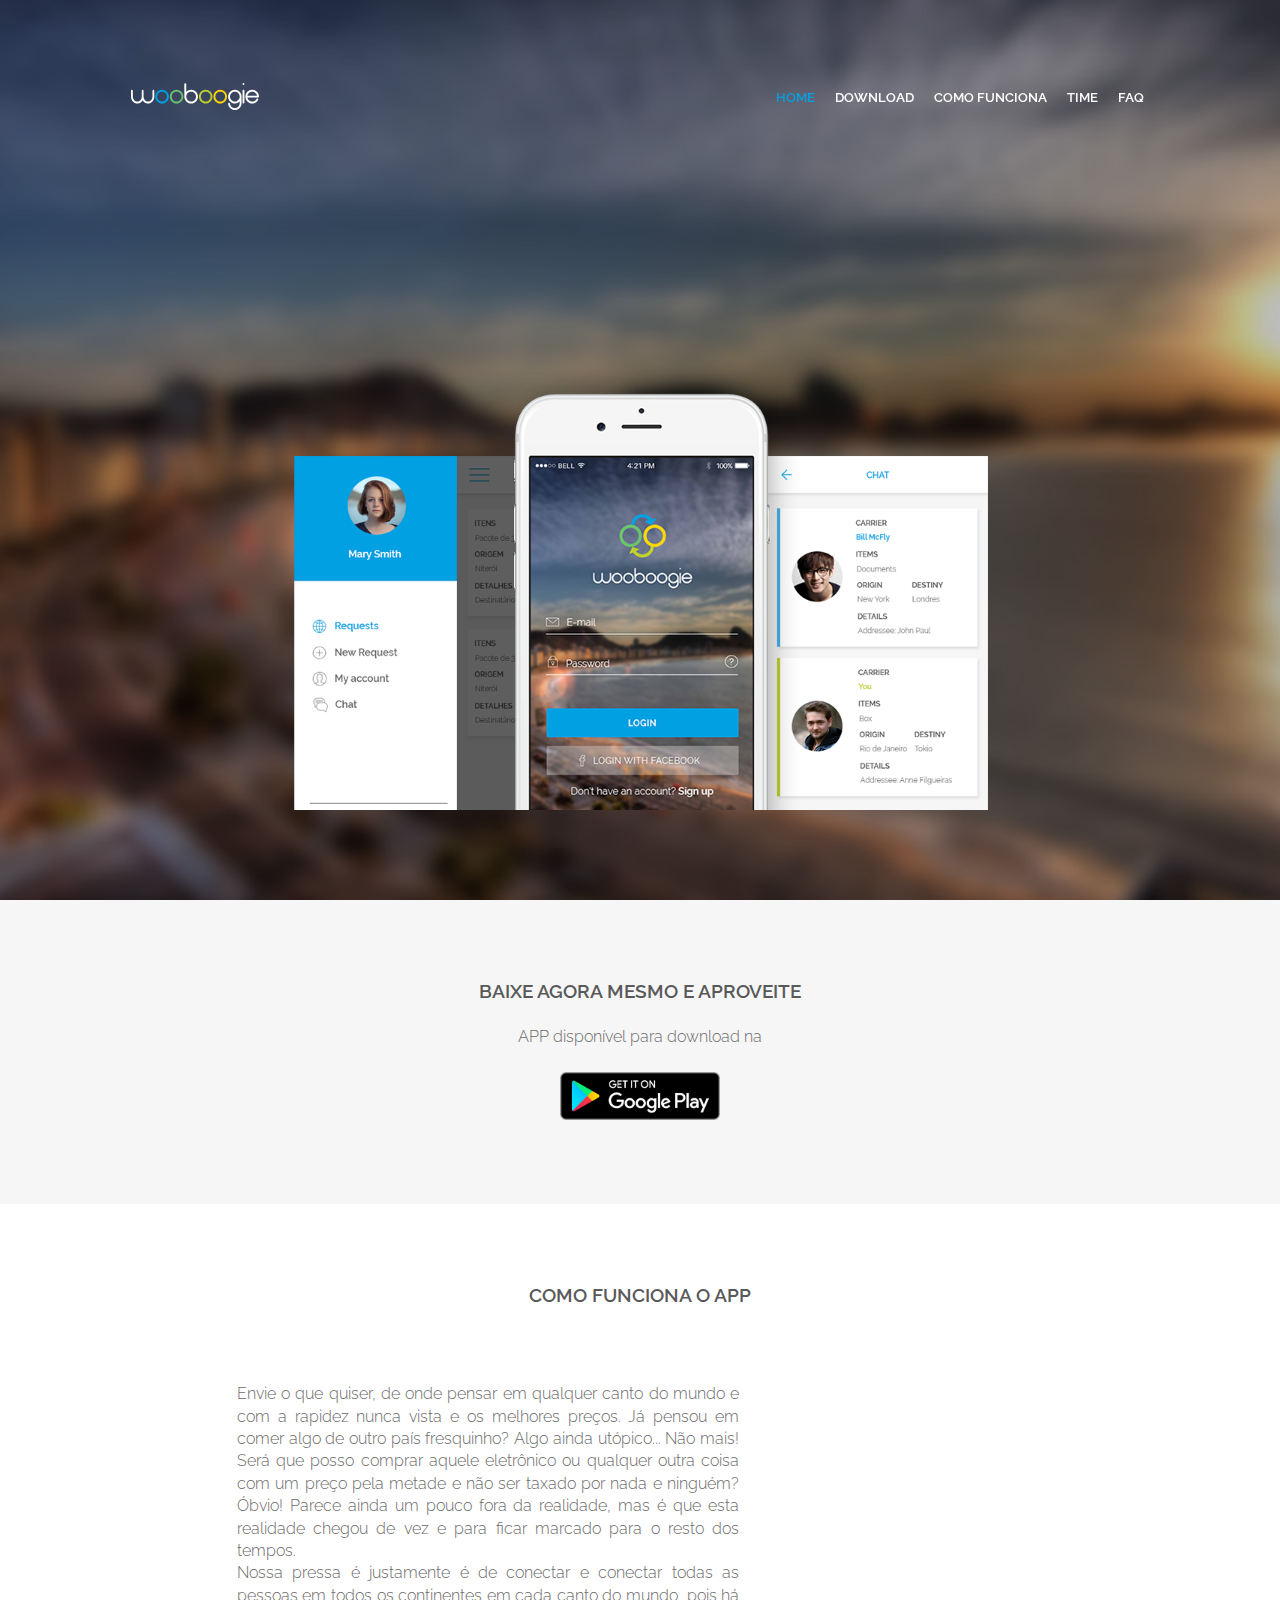
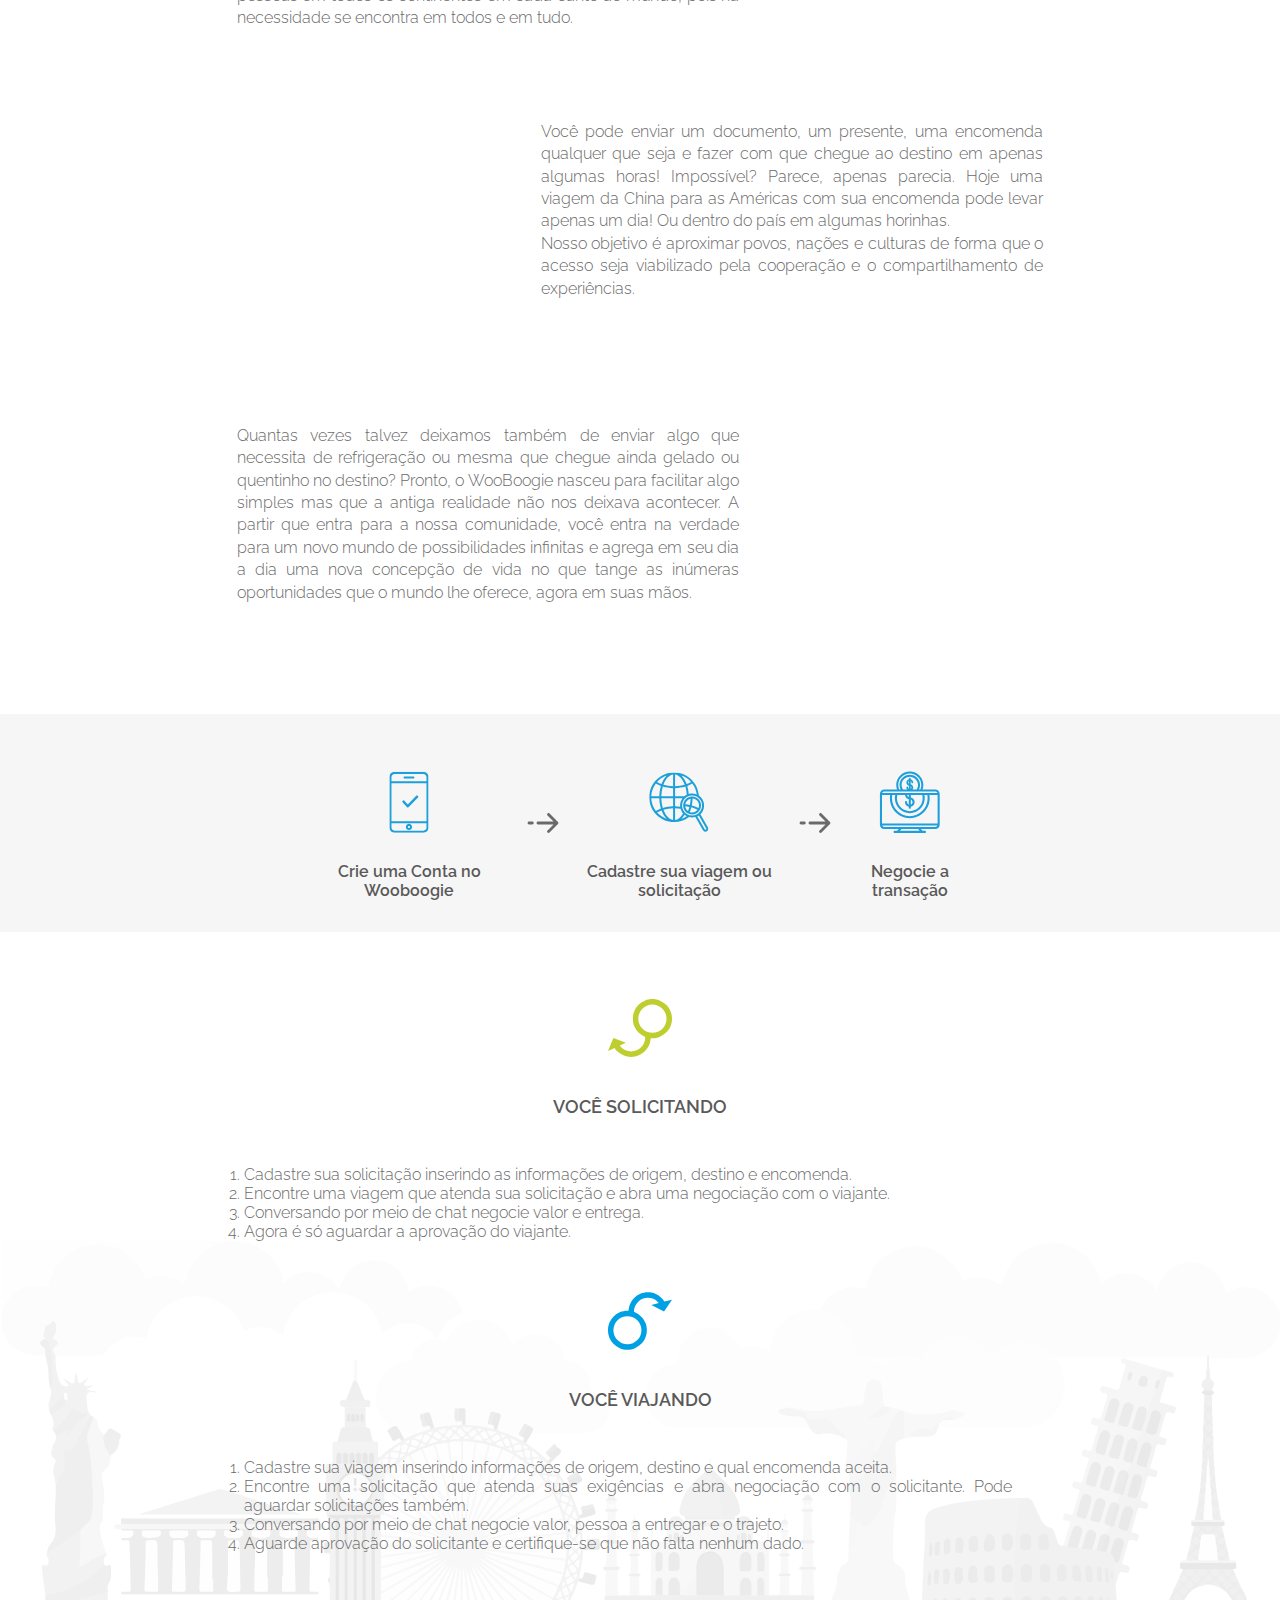
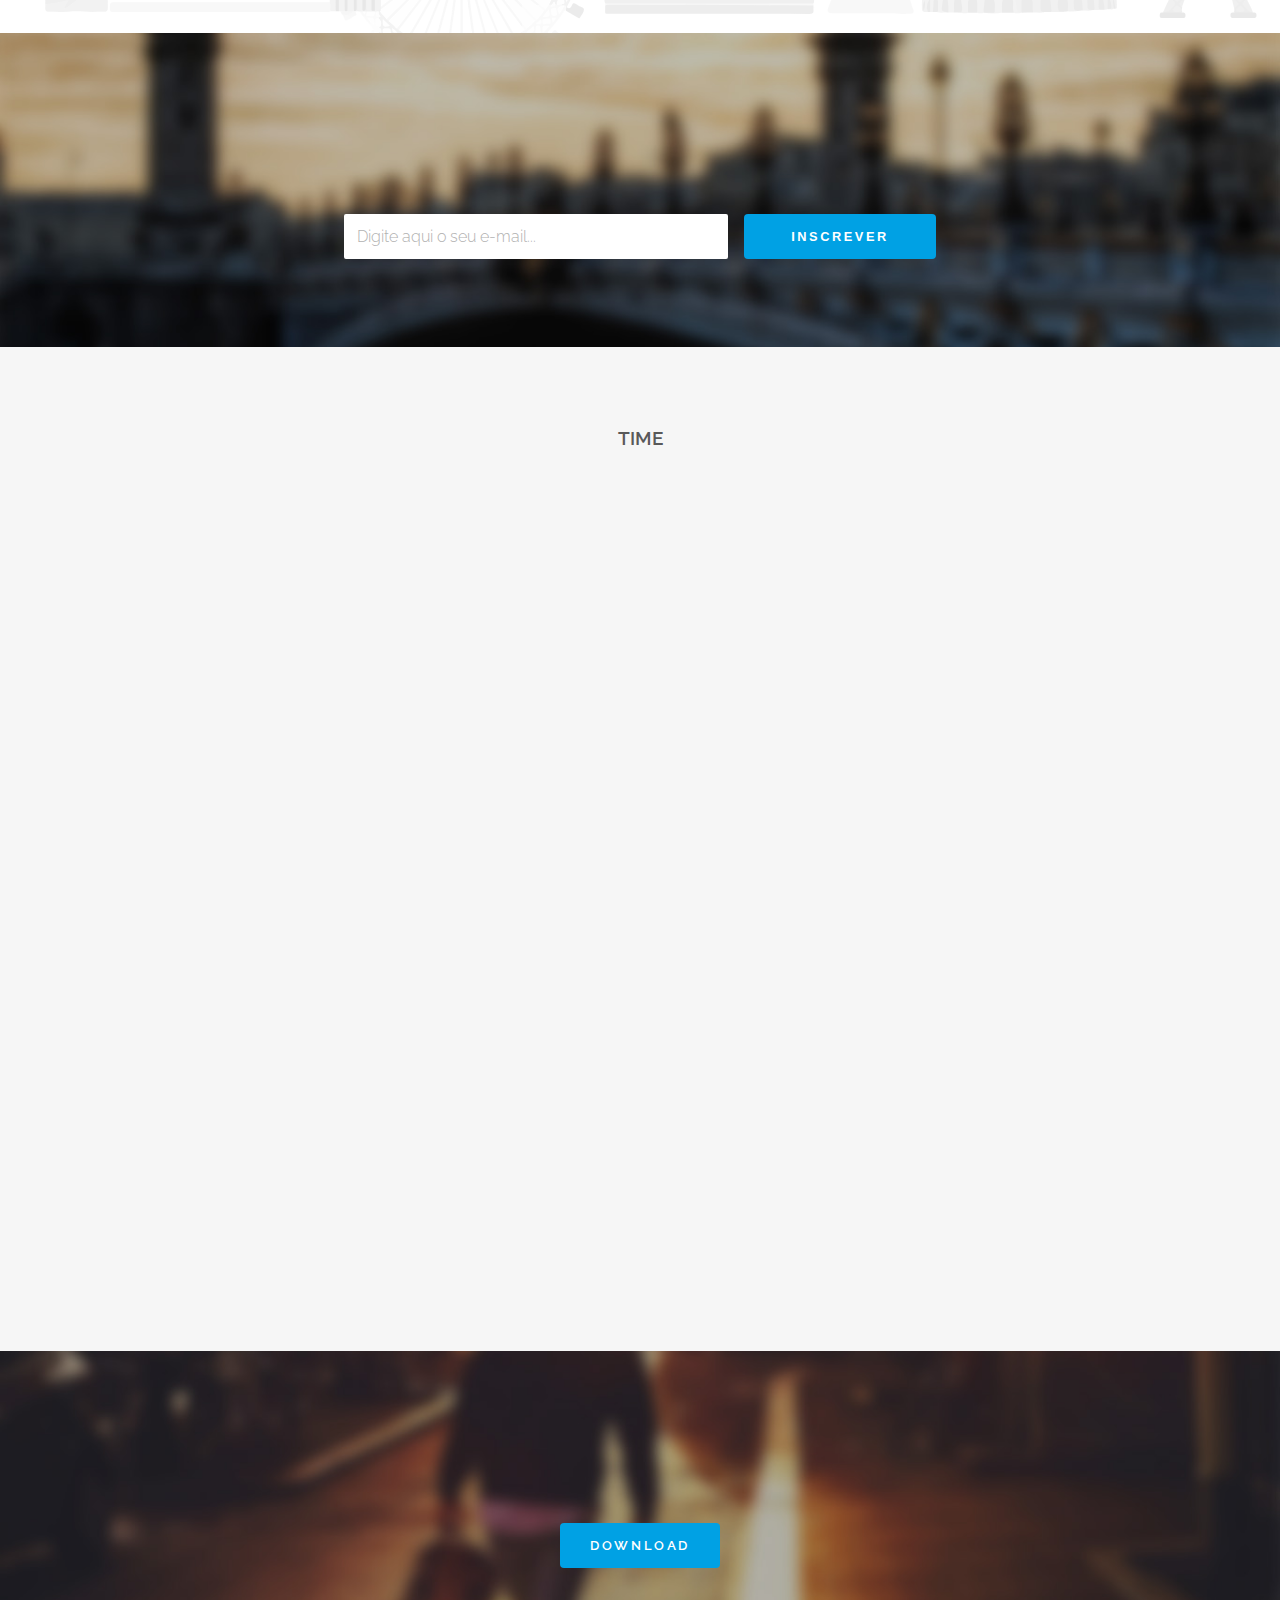
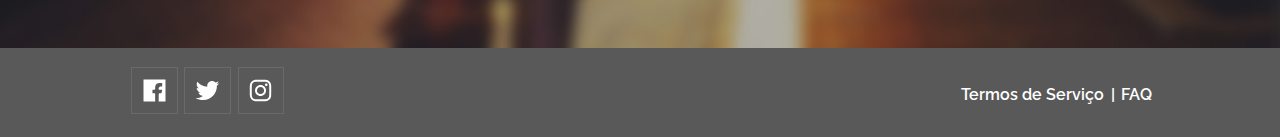
<file: index.html>
<!DOCTYPE html>
<html lang="pt-br">

<head>
    <meta charset="utf-8">
    <meta name="robots" content="index, follow">
    <meta http-equiv="x-ua-compatible" content="ie=edge">
    <title>WooBoogie</title>
    <meta property="og:title" content="WooBoogie">
    <meta name="twitter:title" content="WooBoogie">
    <meta property="og:type" content="website">
    <meta name="description" content="Envie o que quiser, de onde pensar, em qualquer canto do mundo e com uma rapidez nunca vista. Um precisa, outro viaja, WooBoogie conecta.">
    <meta property="og:description" content="Envie o que quiser, de onde pensar, em qualquer canto do mundo e com uma rapidez nunca vista. Um precisa, outro viaja, WooBoogie conecta.">
    <meta name="twitter:description" content="Envie o que quiser, de onde pensar, em qualquer canto do mundo e com uma rapidez nunca vista. Um precisa, outro viaja, WooBoogie conecta.">
    <meta property="og:image" content="http://www.williamgama.com/projetos/wooboogie/img/logo/ogimage.jpg">
    <meta name="twitter:image" content="http://www.williamgama.com/projetos/wooboogie/img/logo/twitimage.png">
    <meta property="og:url" content="http://www.wooboogie.com">
    <meta property="fb:admins" content="wooboogie">
    <meta name="twitter:card" content="summary">
    <meta name="twitter:url" content="http://www.wooboogie.com">
    <meta name="author" content="William Gama" href="http://www.williamgama.com">
    <meta name="theme-color" content="rgb(89, 89, 89)">
    <link rel="shortcut icon" href="img/logo/favicon.png" type="image/x-icon">
    <link rel="apple-touch-icon" href="img/logo/apple-touch-icon.png">
    <link rel="apple-touch-icon" sizes="72x72" href="img/logo/apple-touch-icon-72x72.png">
    <link rel="apple-touch-icon" sizes="114x114" href="img/logo/apple-touch-icon-114x114.png">
    <meta name="viewport" content="width=device-width, initial-scale=1">
    <script src="js/jquery.js"></script>
    <link rel="stylesheet" href="css/estilo.css">
    <link rel="stylesheet" href="css/efeitos.css"> </head>

<body>
    <header>
        <div class="cabecalho-mobile">
            <a href="#home" alt="Ir para o topo" class="scroll">
                <div alt="Logotipo da WooBoogie" class="logo"> </div>
            </a>
            <div class="hamburger">
                <div class="linha"></div>
                <div class="linha"></div>
                <div class="linha"></div>
            </div>
        </div>
        <nav class="menu-mobile">
            <div class="hamburger-close">
                <div class="linhaa"></div>
                <div class="linhab"></div>
            </div>
            <ul>
                <li><a href="#home" class="scroll home home-marker active">Home</a></li>
                <li><a href="#download" class="scroll download download-marker">Download</a></li>
                <li><a href="#como-funciona" class="scroll como-funciona como-funciona-marker">Como funciona</a></li>
                <li><a href="#time" class="scroll time time-marker">Time</a></li>
                <li><a href="faq/">FAQ</a></li>
            </ul>
        </nav>
        <div class="cabecalho-desktop">
            <a href="#home" class="scroll">
                <div alt="Logotipo da WooBoogie" class="logo"></div>
            </a>
            <nav class="menu-desktop">
                <ul>
                    <li><a href="#home" class="scroll home-marker active">Home</a></li>
                    <li><a href="#download" class="scroll download-marker">Download</a></li>
                    <li><a href="#como-funciona" class="scroll como-funciona-marker">Como funciona</a></li>
                    <li><a href="#time" class="scroll time-marker">Time</a></li>
                    <li><a href="faq/">FAQ</a></li>
                </ul>
            </nav>
        </div>
    </header>
    <div id="filtro"></div>
    <main>
        <section id="home" class="home">
           <a href="#como-funciona" target="_blank" class="btn scroll">Conheça</a>
            <div id="screen" class="wow fadeInUp"></div>
        </section>
        <section id="download" class="download">
            <h1>Baixe agora mesmo e aproveite</h1>
            <p>APP disponível para download na</p> <a href="http://googleplay.com" target="_blank"><img src="img/assets/google-play.png" alt="Google Play Badge"></a> </section>
        <section id="como-funciona" class="como-funciona">
            <h1>Como funciona o APP</h1>
            <div id="intro">
                <div>
                    <p>Envie o que quiser, de onde pensar em qualquer canto do mundo e com a rapidez nunca vista e os melhores preços. Já pensou em comer algo de outro país fresquinho? Algo ainda utópico... Não mais! Será que posso comprar aquele eletrônico ou qualquer outra coisa com um preço pela metade e não ser taxado por nada e ninguém? Óbvio! Parece ainda um pouco fora da realidade, mas é que esta realidade chegou de vez e para ficar marcado para o resto dos tempos.
                        <br>Nossa pressa é justamente é de conectar e conectar todas as pessoas em todos os continentes em cada canto do mundo, pois há necessidade se encontra em todos e em tudo. </p> <img src="img/assets/como-funciona/1.svg" alt="" class="wow fadeInRight"></div>
                <div class="inverso">
                    <p>Você pode enviar um documento, um presente, uma encomenda qualquer que seja e fazer com que chegue ao destino em apenas algumas horas! Impossível? Parece, apenas parecia. Hoje uma viagem da China para as Américas com sua encomenda pode levar apenas um dia! Ou dentro do país em algumas horinhas.
                        <br>Nosso objetivo é aproximar povos, nações e culturas de forma que o acesso seja viabilizado pela cooperação e o compartilhamento de experiências.</p> <img src="img/assets/como-funciona/2.svg" alt="" class="wow fadeInLeft"></div>
                <div>
                    <p>Quantas vezes talvez deixamos também de enviar algo que necessita de refrigeração ou mesma que chegue ainda gelado ou quentinho no destino? Pronto, o WooBoogie nasceu para facilitar algo simples mas que a antiga realidade não nos deixava acontecer. A partir que entra para a nossa comunidade, você entra na verdade para um novo mundo de possibilidades infinitas e agrega em seu dia a dia uma nova concepção de vida no que tange as inúmeras oportunidades que o mundo lhe oferece, agora em suas mãos.</p> <img src="img/assets/como-funciona/3.svg" alt="" class="wow fadeInRight"></div>
            </div>
            <div id="etapas">
                <div> <img src="img/assets/etapas/smartphone.svg" alt="">
                    <h3>Crie uma Conta no Wooboogie</h3></div>
                    <div class="seta"></div>
                <div> <img src="img/assets/etapas/globo.svg" alt="">
                    <h3>Cadastre sua viagem ou solicitação</h3></div>
                    <div class="seta"></div>
                <div> <img src="img/assets/etapas/negociacao.svg" alt="">
                    <h3>Negocie a transação</h3></div>
            </div>
            <div id="solicitando-e-viajando">
                <div id="solicitando"> <img src="img/assets/solicitante.svg" alt="">
                    <h2>VOCÊ SOLICITANDO</h2>
                    <ol>
                        <li>Cadastre sua solicitação inserindo as informações de origem, destino e encomenda.</li>
                        <li>Encontre uma viagem que atenda sua solicitação e abra uma negociação com o viajante.</li>
                        <li>Conversando por meio de chat negocie valor e entrega.</li>
                        <li>Agora é só aguardar a aprovação do viajante.</li>
                    </ol>
                </div>
                <div id="viajando"> <img src="img/assets/viajante.svg" alt="">
                    <h2>VOCÊ VIAJANDO</h2>
                    <ol>
                        <li>Cadastre sua viagem inserindo informações de origem, destino e qual encomenda aceita.</li>
                        <li>Encontre uma solicitação que atenda suas exigências e abra negociação com o solicitante. Pode aguardar solicitações também.</li>
                        <li>Conversando por meio de chat negocie valor, pessoa a entregar e o trajeto.</li>
                        <li>Aguarde aprovação do solicitante e certifique-se que não falta nenhum dado.</li>
                    </ol>
                </div>
            </div>
        </section>
        <section id="newsletters">
           <div class="wow fadeInUp">
            <h1>Newsletters</h1>
            <p>Se inscreva para receber novidades sobre a WooBoogie</p>
            </div>
            <div id="formulario">
               <form autocomplete="on" action="contact.php" name="contactform" method="post">
                <input type="text" name="email" id="email" pattern="[a-z0-9._%+-]+@[a-z0-9.-]+\.[a-z]{2,4}$" class="form-control" required="" placeholder="Digite aqui o seu e-mail..." title="Por gentileza, digite como neste exemplo: exemplo@exemplo.com">
                <button type="submit" value="SEND" id="submit" class="btn">Inscrever</button>
                </form>
            </div>
        </section>
        <section id="time" class="time">
            <h1>Time</h1>
            <div class="container">
            <div class="card wow fadeIn"> <img src="img/time/cleverson.jpg" alt="">
                <h3>Cleverson Fontana</h3> CEO
                <div class="redes-sociais">
                    <a href="https://behance.net" target="_blank" class="behance"></a>
                    <a href="https://github.com" target="_blank" class="github"></a>
                    <a href="https://www.facebook.com/cleverson.fontana" target="_blank" class="facebook"></a>
                </div>
            </div>
            <div class="card wow fadeIn"> <img src="img/time/pedro.jpg" alt="">
                <h3>Pedro Moussatche</h3> Gestor Operacional
                <div class="redes-sociais">
                    <a href="https://behance.net" target="_blank" class="behance"></a>
                    <a href="https://github.com" target="_blank" class="github"></a>
                    <a href="https://www.facebook.com/pedro.moussatche" target="_blank" class="facebook"></a>
                </div>
            </div>
            <div class="card wow fadeIn"> <img src="img/time/emilton.jpg" alt="">
                <h3>Emilton Amaral</h3> Gestor de Pessoal
                <div class="redes-sociais">
                    <a href="https://behance.net" target="_blank" class="behance"></a>
                    <a href="https://github.com" target="_blank" class="github"></a>
                    <a href="https://www.facebook.com/emilton.amaral" target="_blank" class="facebook"></a>
                </div>
            </div>
            <div class="card wow fadeIn"> <img src="img/time/felipe.jpg" alt="">
                <h3>Felipe Rodrigues</h3> Gestor de TI
                <div class="redes-sociais">
                    <a href="https://behance.net" target="_blank" class="behance"></a>
                    <a href="https://github.com" target="_blank" class="github"></a>
                    <a href="https://www.facebook.com/filpgame" target="_blank" class="facebook"></a>
                </div>
            </div>
            <div class="card wow fadeIn"> <img src="img/time/william.jpg" alt="">
                <h3>William Gama</h3> Designer de Interfaces
                <div class="redes-sociais">
                    <a href="https://behance.net/williamgama" target="_blank" class="behance"></a>
                    <a href="https://github.com/williamgama" target="_blank" class="github"></a>
                    <a href="https://www.facebook.com/wiiiiilll" target="_blank" class="facebook"></a>
                </div>
            </div>                       
            <div class="card wow fadeIn"> <img src="img/time/clara.jpg" alt="">
                <h3>Clara Carolina</h3> Gerente de Marketing
                <div class="redes-sociais">
                    <a href="https://behance.net" target="_blank" class="behance"></a>
                    <a href="https://github.com" target="_blank" class="github"></a>
                    <a href="https://www.facebook.com/claracdgomes" target="_blank" class="facebook"></a>
                </div>
            </div>
            <div class="card wow fadeIn"> <img src="img/time/henrique.jpg" alt="">
                <h3>Henrique Fleury</h3> Desenvolvedor Web
                <div class="redes-sociais">
                    <a href="https://behance.net/" target="_blank" class="behance"></a>
                    <a href="https://github.com/" target="_blank" class="github"></a>
                    <a href="https://www.facebook.com/henriquefleuryc" target="_blank" class="facebook"></a>
                </div>
            </div>
            </div>
        </section>
        <section id="banner">
           <div class="wow fadeInUp">
            <h1>Um precisa, outro viaja, WooBoogie conecta</h1>
            <p>Envie o que quiser, de qualquer lugar do mundo e com uma rapidez nunca vista </p>
            </div>
            <a href="https://googleplay.com" target="_blank" class="btn">Download</a>
        </section>
    </main>
    <footer>
        <nav id="redes">
           <ul>
               <li><a href="https://www.facebook.com/wooboogie" target="_blank" class="face"></a></li>
               <li><a href="https://www.twitter.com/wooboogie" target="_blank" class="twitter"></a></li>
               <li><a href="https://www.instagram.com/wooboogie" target="_blank" class="instagram"></a></li>
           </ul>        
        </nav>
        <nav id="links-uteis">
           <ul>
            <li><a href="faq/" target="_blank">Termos de Serviço</a></li> <spam>|</spam>
            <li><a href="faq/">FAQ</a></li>
            </ul>
        </nav>
    </footer>
    <script src="js/wow.js"></script>
    <script src="js/scrollspy.js"></script>
    <script src="js/config.js"></script>
    <script>
        new WOW().init();
    </script>
</body>

</html>
</file>
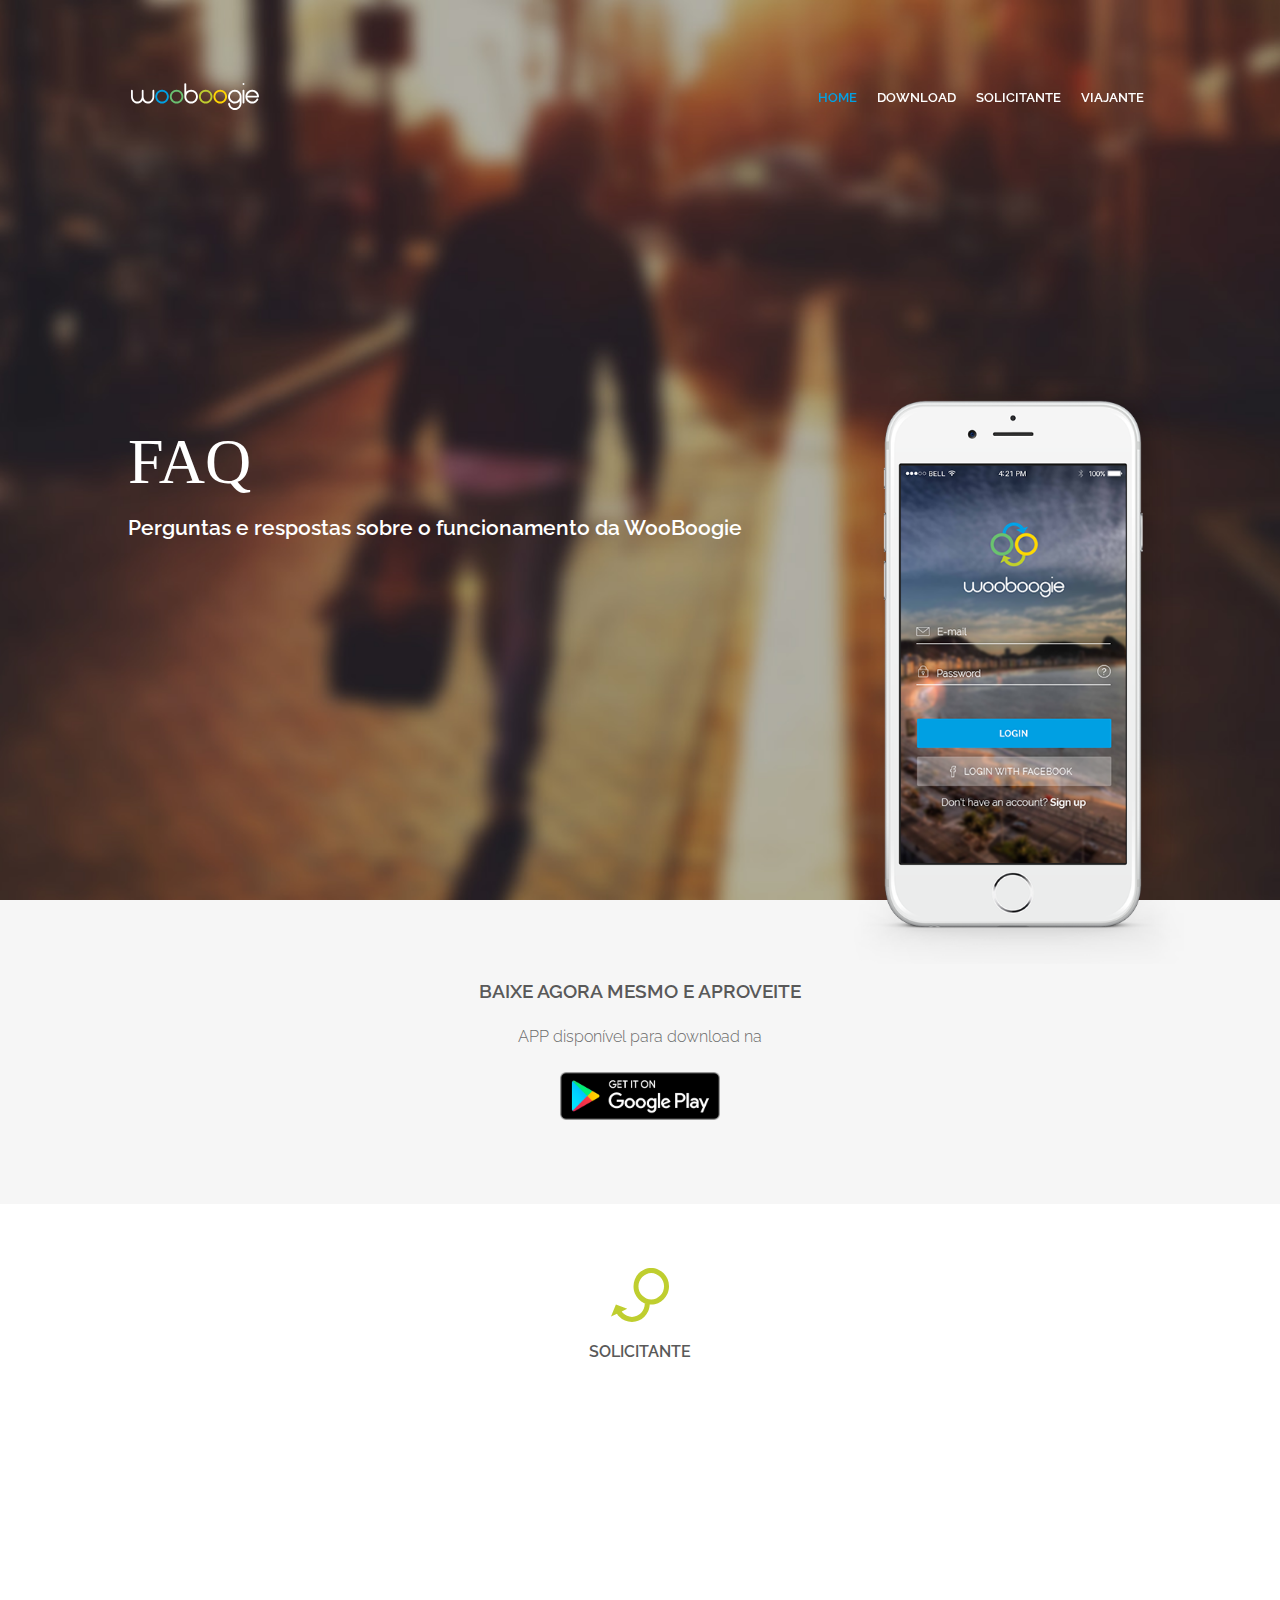
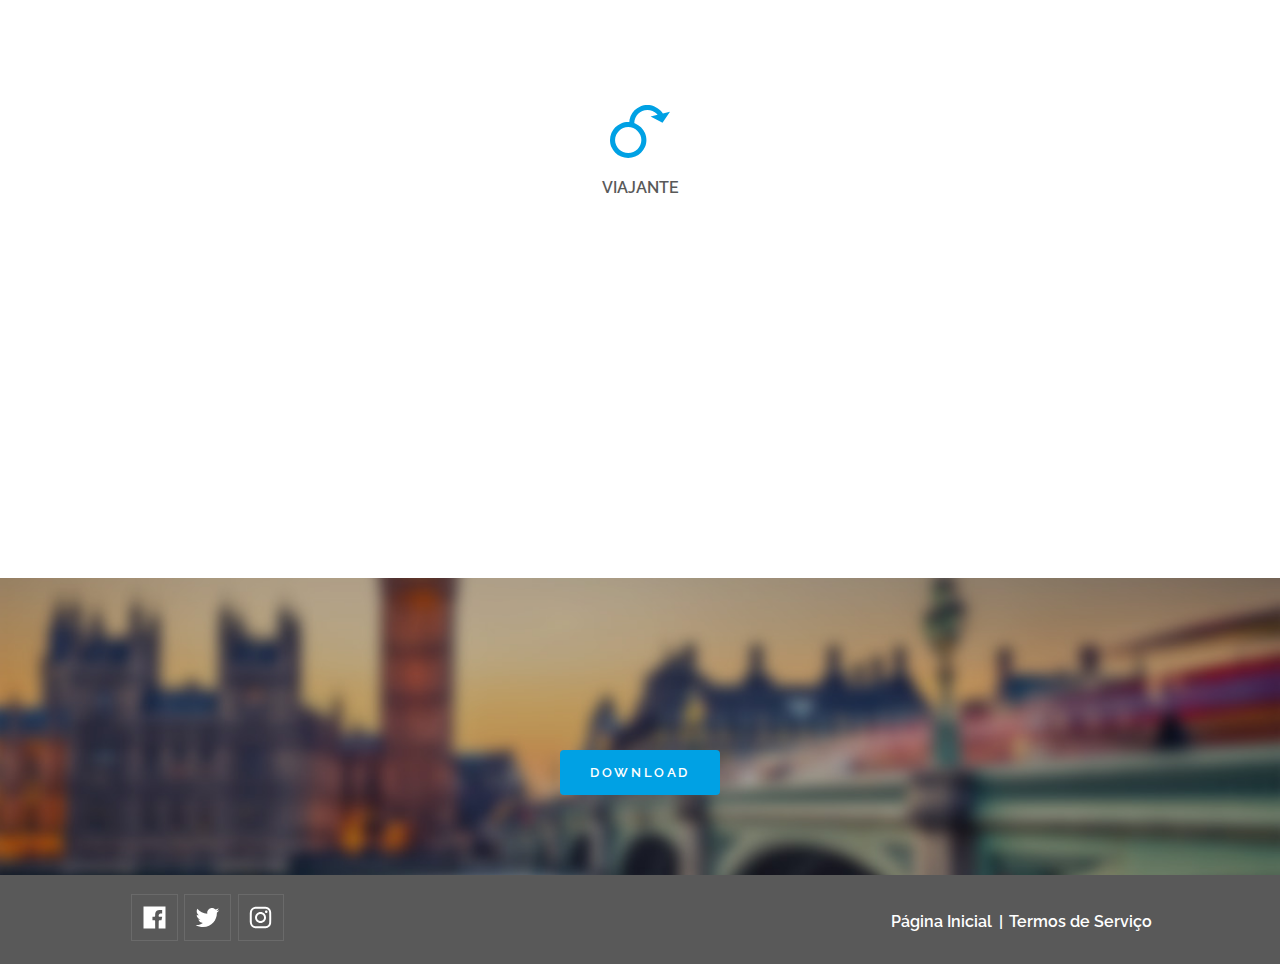
<file: faq/index.html>
<!DOCTYPE html>
<html lang="pt-br">

<head>
    <meta charset="utf-8">
    <meta name="robots" content="index, follow">
    <meta http-equiv="x-ua-compatible" content="ie=edge">
    <title>FAQ | WooBoogie</title>
    <meta property="og:title" content="FAQ | WooBoogie">
    <meta name="twitter:title" content="FAQ | WooBoogie">
    <meta property="og:type" content="website">
    <meta name="description" content="Perguntas e respostas sobre o funcionamento do WooBoogie. Envie o que quiser, de onde pensar, em qualquer canto do mundo e com uma rapidez nunca vista. Um precisa, outro viaja, WooBoogie conecta.">
    <meta property="og:description" content="Perguntas e respostas sobre o funcionamento do WooBoogie. Envie o que quiser, de onde pensar, em qualquer canto do mundo e com uma rapidez nunca vista. Um precisa, outro viaja, WooBoogie conecta.">
    <meta name="twitter:description" content="Perguntas e respostas sobre o funcionamento do WooBoogie. Envie o que quiser, de onde pensar, em qualquer canto do mundo e com uma rapidez nunca vista. Um precisa, outro viaja, WooBoogie conecta.">
    <meta property="og:image" content="http://www.williamgama.com/projetos/wooboogie/img/logo/faq/ogimage.jpg">
    <meta name="twitter:image" content="http://www.williamgama.com/projetos/wooboogie/img/logo/faq/twitimage.png">
    <meta property="og:url" content="http://www.wooboogie.com">
    <meta property="fb:admins" content="wooboogie">
    <meta name="twitter:card" content="summary">
    <meta name="twitter:url" content="http://www.wooboogie.com">
    <meta name="author" content="William Gama" href="http://www.williamgama.com">
    <meta name="theme-color" content="rgb(89, 89, 89)">
    <link rel="shortcut icon" href="../img/logo/favicon.png" type="image/x-icon">
    <link rel="apple-touch-icon" href="../img/logo/apple-touch-icon.png">
    <link rel="apple-touch-icon" sizes="72x72" href="../img/logo/apple-touch-icon-72x72.png">
    <link rel="apple-touch-icon" sizes="114x114" href="../img/logo/apple-touch-icon-114x114.png">
    <meta name="viewport" content="width=device-width, initial-scale=1">
    <script src="../js/jquery.js"></script>
    <link rel="stylesheet" href="../css/estilo.css">
    <link rel="stylesheet" href="../css/efeitos.css"> </head>

<body>
    <header>
        <div class="cabecalho-mobile">
            <a href="../" alt="Ir para o topo" class="scroll">
                <div alt="Logotipo da WooBoogie" class="logo"> </div>
            </a>
            <div class="hamburger">
                <div class="linha"></div>
                <div class="linha"></div>
                <div class="linha"></div>
            </div>
        </div>
        <nav class="menu-mobile">
            <div class="hamburger-close">
                <div class="linhaa"></div>
                <div class="linhab"></div>
            </div>
            <ul>
                <li><a href="#home" class="scroll home home-marker active">Home</a></li>
                <li><a href="#download" class="scroll download download-marker">Download</a></li>
                <li><a href="#solicitante" class="scroll solicitante solicitante-marker">Solicitante</a></li>
                <li><a href="#viajante" class="scroll viajante viajante-marker">Viajante</a></li>
            </ul>
        </nav>
        <div class="cabecalho-desktop">
            <a href="../" class="scroll">
                <div alt="Logotipo da WooBoogie" class="logo"></div>
            </a>
            <nav class="menu-desktop">
                <ul>
                    <li><a href="#home" class="scroll home-marker active">Home</a></li>
                    <li><a href="#download" class="scroll download-marker">Download</a></li>
                    <li><a href="#solicitante" class="scroll solicitante-marker">Solicitante</a></li>
                    <li><a href="#viajante" class="scroll viajante-marker">Viajante</a></li>
                </ul>
            </nav>
        </div>
    </header>
    <div id="filtro"></div>
    <main>
        <section id="home" class="home home-faq">
            <div class="texto">
                <h1>FAQ</h1>
                <h2>Perguntas e respostas sobre o funcionamento da WooBoogie</h2> </div>
            <div id="screen" class="wow fadeInUp"></div>
        </section>
        <section id="download" class="download">
            <h1>Baixe agora mesmo e aproveite</h1>
            <p>APP disponível para download na</p>
            <a href="http://googleplay.com" target="_blank"><img src="../img/assets/google-play.png" alt="Google Play Badge"></a>
        </section>
        <section id="solicitante" class="solicitante"> <img src="../img/assets/solicitante.svg" alt="">
            <h2>Solicitante</h2>
            <div class="container wow fadeInUp">
                <div>
                    <div class="titulo">
                        <h3>Como faço uma solicitação?</h3>
                        <div class="expand">
                            <div class="mais">
                                <div class="linha-vert"></div>
                                <div class="linha-hor"></div>
                            </div>
                            <div class="menos">
                                <div class="linha-hor"></div>
                            </div>
                        </div>
                    </div>
                    <div class="conteudo">
                        <p>Basta cadastrar no Wooboogie seu pedido e pode buscar viagens correlacionadas ou receber contato de um viajante. Você pode solicitar que o viajante traga um produto que já foi pago ou compre um produto em um local especificado e traga até você. Pode solicitar que ele traga ou envie um produto para você. Basta negociar com o viajante para alinhar os detalhes.</p>
                    </div>
                </div>
                <div>
                    <div class="titulo">
                        <h3>Como faço o pagamento ao viajante?</h3>
                        <div class="expand">
                            <div class="mais">
                                <div class="linha-vert"></div>
                                <div class="linha-hor"></div>
                            </div>
                            <div class="menos">
                                <div class="linha-hor"></div>
                            </div>
                        </div>
                    </div>
                    <div class="conteudo">
                        <p>O pagamento deve ser combinado diretamente com o viajante. Sugerimos que o pagamento seja feito após a entrega da encomenda.</p>
                    </div>
                </div>
                <div>
                    <div class="titulo">
                        <h3>Posso cancelar uma encomenda?</h3>
                        <div class="expand">
                            <div class="mais">
                                <div class="linha-vert"></div>
                                <div class="linha-hor"></div>
                            </div>
                            <div class="menos">
                                <div class="linha-hor"></div>
                            </div>
                        </div>
                    </div>
                    <div class="conteudo">
                        <p>O cancelamento deve ser acordado com o viajante antes da data da viajem informada no cadastro.</p>
                    </div>
                </div>
                <div>
                    <div class="titulo">
                        <h3>Como avaliar o viajante?</h3>
                        <div class="expand">
                            <div class="mais">
                                <div class="linha-vert"></div>
                                <div class="linha-hor"></div>
                            </div>
                            <div class="menos">
                                <div class="linha-hor"></div>
                            </div>
                        </div>
                    </div>
                    <div class="conteudo">
                        <p>Após a entrega da encomenda basta entrar no Wooboogie, finalizar a transação e avaliar a experiência que teve com o viajante. Você também pode deixar um comentário, que ficará visível para outros usuários.</p>
                    </div>
                </div>
            </div>
        </section>
        <section id="viajante" class="viajante"> <img src="../img/assets/viajante.svg" alt="">
            <h2>Viajante</h2>
            <div class="container wow fadeInUp">
                <div>
                    <div class="titulo">
                        <h3>Quanto devo cobrar por uma encomenda?</h3>
                        <div class="expand">
                            <div class="mais">
                                <div class="linha-vert"></div>
                                <div class="linha-hor"></div>
                            </div>
                            <div class="menos">
                                <div class="linha-hor"></div>
                            </div>
                        </div>
                    </div>
                    <div class="conteudo">
                        <p>O valor a ser cobrado é livre. Mas colocamos um valor base utilizando a tabela FTPax. Ela te ajudará a cobrar um valor de mercado justo. Tanto você quanto o solicitante saberão o valor tabelado.</p>
                    </div>
                </div>
                <div>
                    <div class="titulo">
                        <h3>Qual a minha responsabilidade?</h3>
                        <div class="expand">
                            <div class="mais">
                                <div class="linha-vert"></div>
                                <div class="linha-hor"></div>
                            </div>
                            <div class="menos">
                                <div class="linha-hor"></div>
                            </div>
                        </div>
                    </div>
                    <div class="conteudo">
                        <p>Quando assumido levar a encomenda assume total responsabilidade de entregar. Deve lembrar-se de resolver com o solicitante sobre avarias na encomenda.</p>
                    </div>
                </div>
                <div>
                    <div class="titulo">
                        <h3>Posso levar mais de uma encomenda?</h3>
                        <div class="expand">
                            <div class="mais">
                                <div class="linha-vert"></div>
                                <div class="linha-hor"></div>
                            </div>
                            <div class="menos">
                                <div class="linha-hor"></div>
                            </div>
                        </div>
                    </div>
                    <div class="conteudo">
                        <p>Sim, basta que no cadastro de sua viagem coloque o espaço total livre.</p>
                    </div>
                </div>
                <div>
                    <div class="titulo">
                        <h3>Posso ter várias viagens cadastradas?</h3>
                        <div class="expand">
                            <div class="mais">
                                <div class="linha-vert"></div>
                                <div class="linha-hor"></div>
                            </div>
                            <div class="menos">
                                <div class="linha-hor"></div>
                            </div>
                        </div>
                    </div>
                    <div class="conteudo">
                        <p>Sim, assim mais pessoas visualizam e te oportuniza melhores negócios. Mas o sistema verifica sua viagens para que não existam conflitos.</p>
                    </div>
                </div>
                <div>
                    <div class="titulo">
                        <h3>Como avaliar o comprador?</h3>
                        <div class="expand">
                            <div class="mais">
                                <div class="linha-vert"></div>
                                <div class="linha-hor"></div>
                            </div>
                            <div class="menos">
                                <div class="linha-hor"></div>
                            </div>
                        </div>
                    </div>
                    <div class="conteudo">
                        <p>Após a entrega da encomenda basta entrar no Wooboogie, finalizar a transação e avaliar a experiência que teve com o comprador. Você também pode deixar um comentário, que ficará visível para outros usuários.</p>
                    </div>
                </div>
            </div>
        </section>
        <section id="faq-banner">
            <div class="wow fadeInUp">
                <h1>Um precisa, outro viaja, WooBoogie conecta</h1>
                <p>Envie o que quiser, de qualquer lugar do mundo e com uma rapidez nunca vista </p>
            </div> <a href="https://googleplay.com" target="_blank" class="btn">Download</a> </section>
    </main>
    <footer>
        <nav id="redes">
            <ul>
                <li>
                    <a href="https://www.facebook.com/wooboogie" target="_blank" class="face"></a>
                </li>
                <li>
                    <a href="https://www.twitter.com/wooboogie" target="_blank" class="twitter"></a>
                </li>
                <li>
                    <a href="https://www.instagram.com/wooboogie" target="_blank" class="instagram"></a>
                </li>
            </ul>
        </nav>
        <nav id="links-uteis">
            <ul>
                <li><a href="../">Página Inicial</a></li>
                <spam>|</spam>
                <li><a href="#home">Termos de Serviço</a></li>
            </ul>
        </nav>
    </footer>
    <script src="../js/wow.js"></script>
    <script src="../js/scrollspy.js"></script>
    <script src="../js/config.js"></script>
    <script>
        new WOW().init();
    </script>
</body>

</html>
</file>
<file: css/estilo.css>
@import url('https://fonts.googleapis.com/css?family=Raleway:300,600');
body {
    font-size: 100%;
    font-family: 'Raleway', sans-serif;
    font-weight: 300;
    text-align: center;
    color: rgb(106, 106, 106);
    margin: 0;
    padding: 0;
    box-sizing: border-box;
    overflow-x: hidden;
}

p {
    font-size: 1em;
    line-height: 1.4em;
    margin: 0 5%;
    padding: 1.5rem 0;
}

h1 {
    font-weight: 600;
    font-size: 1.2em;
    color: rgb(89, 89, 89);
    text-transform: uppercase;
    margin: 0 5%;
}

h2 {
    font-weight: 600;
    text-transform: uppercase;
    font-size: 1.1em;
    color: rgb(89, 89, 89);
    margin: 0 5%;
}

h3 {
    font-size: 1rem;
    font-weight: 600;
    color: rgb(89, 89, 89);
    margin: 0 5%;
}

a {
    text-decoration: none;
}

a:focus {
    outline: 0;
    box-shadow: none;
}


/*==================== Header ====================*/

.cabecalho-mobile {
    display: flex;
    align-items: center;
    justify-content: space-between;
    position: fixed;
    top: 0px;
    width: 100%;
    height: 3.5rem;
    background-color: rgb(255, 255, 255);
    -webkit-box-shadow: rgba(69, 69, 69, .3) 0px 0px 2px;
    box-shadow: rgba(69, 69, 69, .3) 0px 0px 2px;
    transition: all .4s;
    -webkit-transition: all .4s;
    z-index: 4;
}

.cabecalho-desktop {
    display: none;
}

.logo {
    background: url('../img/logo/logo-dark.svg') no-repeat center center;
    width: 8.3rem;
    height: 1.9rem;
    margin-left: 5vw;
    -webkit-transition: all .3s;
    transition: all .3s;
}

.hamburger {
    padding: .6rem;
    margin-right: 4vw;
}

.hamburger .linha {
    width: 2.2rem;
    height: 2px;
    background-color: rgb(0, 161, 228);
    margin-bottom: .5rem;
}

.hamburger .linha:last-child {
    margin-bottom: 0px;
}

.hamburger-close {
    position: absolute;
    padding: .6rem;
    top: 1rem;
    right: 4vw;
    z-index: 8;
}

.linhaa,
.linhab {
    width: 2.2rem;
    height: 2px;
    background-color: rgb(180, 177, 177);
}

.hamburger-close .linhaa {
    margin-top: 2px;
    -webkit-transform: rotate(45deg);
    transform: rotate(45deg);
}

.hamburger-close .linhab {
    margin-top: -2px;
    -webkit-transform: rotate(315deg);
    transform: rotate(315deg);
}

.menu-mobile {
    position: fixed;
    left: -100vw;
    top: 0;
    display: flex;
    align-items: center;
    justify-content: center;
    width: 100%;
    min-height: 100vh;
    background-color: rgb(255, 255, 255);
    transition: all .6s;
    -webkit-transition: all .6s;
    opacity: .3;
    z-index: 7;
    overflow: hidden;
    overflow-y: auto;
}

.menu-mobile ul {
    padding: 0;
    margin: 0;
}

.menu-mobile ul li {
    height: 45px;
    width: 100%;
    display: flex;
    justify-content: flex-start;
    align-items: center;
}

.menu-mobile a {
    font-weight: 700;
    font-size: 1.8em;
    color: rgb(89, 89, 89);
}

nav ul li a.active,
.fixar nav ul li a.active {
    color: rgb(0, 161, 228);
}


/*======================= Diversos ======================*/

#filtro {
    display: none;
    position: fixed;
    width: 100%;
    height: 100vh;
    background-color: rgba(69, 69, 69, 0.0);
    -webkit-transition: all .4s;
    transition: all .4s;
    z-index: 2;
}

main > section {
    padding: 4rem 0;
}

main section:first-child {
    padding: 0;
}

#download,
#time,
#etapas {
    background-color: rgb(246, 246, 246);
}

.btn {
    display: flex;
    align-items: center;
    justify-content: center;
    width: 6rem;
    padding: 0 2rem;
    height: 2.8rem;
    margin: auto;
    border: none;
    border-radius: 4px;
    background: rgb(0, 161, 228);
    color: rgb(255,255, 255);
    -webkit-transition: all .3s;
    transition: all .3s;
    font-weight: 600;
    letter-spacing: .2em;
    font-size: .8em;
    text-transform: uppercase;
    cursor: pointer;
    position: relative;
}

.btn:hover {
    background: rgb(255,255, 255);
    color: rgb(0, 161, 228);
}

/*===================== Home =======================*/

#home {
    background: url("../img/bg/rio.jpg") no-repeat center center;
    background-size: cover;
    width: 100%;
    height: 100vh;
    display: flex;
    flex-flow: column;
    align-items: center;
    justify-content: flex-end;
}

#home .btn {
    margin: 0;
    background: none;
    border: solid 1px white;
}

#home .btn:hover {
    background: rgb(0, 161, 228);
    border: solid 1px rgb(0, 161, 228);
}

#home #screen {
    width: 90%;
    height: 60%;
    background: url("../img/bg/capa.png") no-repeat center center; 
    background-size: cover;
}

/*==================== Download =======================*/

#download img {
    width: 10rem;
}

/*==================== Como funciona o APP? =======================*/

#como-funciona {
    padding-bottom: 0;
}

#intro,
#etapas,
#solicitando-e-viajando {
    padding: 3rem 0;
}

#intro img {
    width: 8rem;
}

#etapas img {
    width: 4rem;
    height: 4rem;
    margin: 1.5rem;
}

#etapas .seta {
    width: 2rem;
    height: 2.5rem;
    background: url("../img/assets/etapas/seta-baixo.svg") no-repeat center center;
    background-size: 100%;
    margin: 3rem auto 1rem;
}

#solicitando-e-viajando {
    background: url("../img/bg/paises.svg") no-repeat bottom;
    background-size: 100%;
}

#solicitando-e-viajando h2 {
    padding: 1rem;
}

#solicitando-e-viajando ol {
    padding-right: 5%;
}

#solicitando-e-viajando img {
    width: 4rem;
    height: 4rem;
    margin: 1rem;
}

/*================== Newsletters  ====================*/

#newsletters {    
    background: url("../img/bg/paris.jpg") no-repeat center center;
    background-size: cover;
}

#newsletters h1,
#newsletters p {
color: rgb(255, 255, 255);
}

input {
    font-size: 1rem;
    width: 90%;
    height: 2.8rem;
    margin: 0 5%;
    border: none;
    border: solid 2px rgb(255, 255, 255);
    border-radius: 2px;
    -webkit-transition: all .3s;
    transition: all .3s;
    padding-left: .7rem;
    box-sizing: border-box;
    background-color: rgb(255, 255, 255);
}

input:focus {
    outline: 0;
    border-bottom: 1px solid rgb(0, 161, 228);
    background-color: rgb(255, 255, 255);
    box-shadow: none;
}

[placeholder] {
    font-family: 'Raleway', sans-serif;
    font-weight: 300;
    font-size: 1em;
    padding-left: .7rem;
    color: rgb(111, 111, 111);
}

input::-webkit-input-placeholder,
textarea::-webkit-input-placeholder {
    font-family: 'Raleway', sans-serif;
    font-weight: 300;
    font-size: 1em;
    color: rgb(177, 177, 177);
}

input:-moz-placeholder,
textarea:-moz-placeholder {
    font-family: 'Raleway', sans-serif;
    font-weight: 300;
    font-size: 1em;
    color: rgb(177, 177, 177);
}

input::-moz-placeholder,
textarea::-moz-placeholder {
   font-family: 'Raleway', sans-serif;
    font-weight: 300;
    font-size: 1em;
    color: rgb(177, 177, 177);
}

input:-ms-input-placeholder,
textarea:-ms-input-placeholder {
    font-family: 'Raleway', sans-serif;
    font-weight: 300;
    font-size: 1em;
    color: rgb(177, 177, 177);
}

form .btn {
    width: 90%;
    margin: .8rem auto;
}

/*================== Time  ====================*/

#time h1 {
    padding-bottom: 3rem;
}

#time .card {
    width: 90%;
    margin: .5rem auto;
    background: rgb(255, 255, 255);
    -webkit-box-shadow: rgba(69, 69, 69, .3) 0px 0px 2px;
    box-shadow: rgba(69, 69, 69, .3) 0px 0px 2px;
    padding: 2rem 0;
}

.card img {
    width: 7rem;
    height: 7rem;
    border-radius: 50%;
    margin: 1rem auto;
    -webkit-filter: saturate(.5);
    filter: saturate(.3);
    -webkit-transition: all .3s;
    transition: all .3s;
}

.card:hover img {
    -webkit-filter: saturate(1);
    filter: saturate(1);
}

.card h3,
.card .redes-sociais {
    padding: 1rem 0;
}

.behance,
.github,
.facebook {
    padding: 0;
    display: inline-flex;
    width: 2.8rem;
    height: 2.8rem;
    margin: .2rem;
    border: solid 1px rgb(246, 246, 246);
    -webkit-transition: all .3s;
    transition: all .3s;
}

.behance:hover,
.github:hover,
.facebook:hover,
.behance:focus,
.github:focus,
.facebook:focus {
    border: solid 1px rgb(106, 106, 106);
}

.behance {
    background: url('../img/redes-sociais/behance.svg') no-repeat center center;
    width: 2.8rem;
    height: 2.8rem;
}

.github {
    background: url('../img/redes-sociais/github.svg') no-repeat center center;
    width: 2.8rem;
    height: 2.8rem;
}

.facebook {
    background: url('../img/redes-sociais/facebook.svg') no-repeat center center;
    width: 2.8rem;
    height: 2.8rem;
}

/*====================== Banner ======================*/

#banner {
    background: url("../img/bg/viajante.jpg") no-repeat center center;
    background-size: cover;
}

#banner h1,
#banner p,
#faq-banner h1,
#faq-banner p {
    color: white;
}

/*====================== Footer ======================*/

footer {
    background: rgb(89, 89, 89);
    display: flex;
    align-items: center;
    flex-direction: column;
    justify-content: center;
    padding: 2rem 0;
}

footer a {
    font-size: 1em;
    font-weight: 600;
    color: white;
    margin-left: .4rem;
}

footer ul {
    list-style: none;
    padding: 0;
    display: inline-flex;
}

#redes ul {
    margin: 0;
}

.face,
.twitter,
.instagram {
    padding: 0;
    display: inline-flex;
    width: 2.8rem;
    height: 2.8rem;
    margin: .2rem;
    border: solid 1px #6a6a6a;
    -webkit-transition: all .3s;
    transition: all .3s;
}

.face:hover,
.twitter:hover,
.instagram:hover,
.face:focus,
.twitter:focus,
.instagram:focus {
    border: 1px solid white;
}

.twitter {
    background: url('../img/redes-sociais/twitter.svg') no-repeat center center;
    background-size: 60%;
}

.face {
    background: url('../img/redes-sociais/face.svg') no-repeat center center;
    background-size: 60%;
}

.instagram {
    background: url('../img/redes-sociais/instagram.svg') no-repeat center center;
    background-size: 60%;
}

#links-uteis ul {
    margin-bottom: 0
}

#links-uteis a {
    -webkit-transition: all .3s;
    transition: all .3s;
}

#links-uteis a:hover {
    color: rgb(0, 161, 228);
}

#links-uteis spam {
    color: white;
    font-weight: 600;
    margin-left: .4em;
}

/*====================== FAQ  ======================*/

@import url('https://fonts.googleapis.com/css?family=Bitter:400');

#solicitante,
#viajante {
    padding: 2rem 0;
}

#viajante {
    padding-bottom: 5rem;
}

#home h1{
    font-family: "Bitter", serif;
    font-weight: 400;
    font-size: 1.6rem;  
    color: white;
    margin-bottom: 1rem;
}

#home h2{
    font-size: 1em;
    text-transform: none;
    color: white;
}

#home.home-faq {
    background: url("../img/bg/viajante.jpg") no-repeat center center;
    background-size: cover;
}

#solicitante img,
#viajante img {
    margin: 2rem auto 1rem;
}

#solicitante h2,
#viajante h2 {
    font-size: 1rem;
    margin-bottom: 2rem;
}

#solicitante .container {
    border-top: solid 4px rgb(191, 206, 47);
}

#viajante .container {
    border-top: solid 4px rgb(0, 161, 228);
}

#viajante .titulo,
#solicitante .titulo {
    background: rgb(251,250,250);
    display: flex;
    align-items: center;
    justify-content: center;
    padding: 0 10%;
}

#viajante h3,
#solicitante h3  {
    padding: 1rem;
    width: 100%;
}

#viajante .container > div,
#solicitante .container > div{
    border-bottom: solid 2px rgb(239, 239, 239);
}

.expand {
    width: 2rem;
    height: 2rem;
    cursor: pointer;
}

.mais,
.menos {
    width: 2rem;
    height: 2rem;
    display: flex;
    align-items: center;
    justify-content: center;
    position: absolute;
    border: 1px solid rgb(239, 239, 239);
}

.menos {
    display: none;
}

.linha-vert,
.linha-hor {
    background: rgb(106, 106, 106);
    position: absolute;
}

.linha-vert {
    width: 2px;
    height: 1rem;
}

.linha-hor {
    width: 1rem;
    height: 2px;
}

.conteudo {
    max-height: 0;
    overflow: hidden;
    display: flex;
    align-items: baseline;
    justify-content: center;
    flex-wrap: wrap;
    width: 100%;
    opacity: 0;
    transition: all .4s;
    -webkit-transition: all .4s;
    background: rgb(247, 246, 246);
}

.conteudo p {
    padding: 0 1rem 2.5rem;
}

#faq-banner {
    background: url("../img/bg/london.jpg") no-repeat center center;
    background-size: cover;
}

/*====================== Brackpoints ======================*/

@media screen and (max-height: 360px) {
    .menu-mobile ul li {
        height: 2rem;
    }
    .menu-mobile ul li a {
        font-size: 1.4em;
    }
    #home .btn {
        display: none;
    }
    #home #screen {
        height: 80vh;
        width: 80vh;
    }
    #home.home-faq {
        justify-content: center;
        padding-top: 1rem;
    }
    #home.home-faq #screen {
        display: none;
    }
}

@media screen and (min-width: 480px) {    
    #time .container {
        width: 100%;
        display: flex;
        flex-wrap: wrap;
        justify-content: center;
        align-items: center;
    }
    #time .card {
        width: 46%;
    }
    #home.home-faq h1 {
        font-size: 3rem;
    }
}

@media screen and (min-width: 640px) {    
    #home #screen {
        height: 70vh;
        width: 70vh;
    }
}

@media screen and (min-width: 768px) {
    #intro p {
    text-align: justify;
    }    
    #intro img {
        width: 15rem;
        height: 15rem;
        margin: 2rem;
    }
    #intro > div {
        display: inline-flex;       
        align-items: center;
    }    
    #intro .inverso {
        flex-direction: row-reverse;
    }
    #como-funciona #etapas {
        width: 100%;
        display: flex;
        justify-content: center;
        align-items: center;
        padding: 2rem 0;
    }
    #como-funciona #etapas div {
        max-width: 15rem;
        margin: 0;
    }
    #etapas .seta {
        background: url("../img/assets/etapas/seta.svg") no-repeat center center;
        background-size: 100%;
    }
    #solicitando-e-viajando ol{
        width: 80%;
        margin: auto;
        text-align: justify;   
        padding-bottom: 2rem;
    }
    form {
        width: 100%;
        display: flex;
        flex-direction: row;
        align-items: center;
        justify-content: center;
        align-content: center;
    }
    #formulario  input {
        width: 60%
    }
    #formulario  button {
        width: 30%
    }
    #formulario input,
    #formulario button {
        margin: .5rem;
    }
    #time .card {
        width: 30%;
        margin: .5rem;
    }
    #viajante .container,
    #solicitante .container {
        width: 80%;
        margin: auto;
    }
}

@media screen and (min-width: 1000px) {
    .cabecalho-mobile {
        display: none;
    }
    .cabecalho-desktop {
        position: fixed;
        display: flex;
        align-items: flex-end;
        width: 100%;
        height: 8rem;
        transition: all .7s;
        -webkit-transition: all .7s;
        z-index: 2;
    }
    .logo {
        background: url("../img/logo/logo.svg") no-repeat center center;
        position: absolute;
        bottom: 0;
        left: 5%;
        height: 4rem;
        cursor: pointer;
        transition: all .3s;
        -webkit-transition: all .3s;
    }
    .menu-desktop {
        position: absolute;
        right: 10%;
        bottom: 0;
        height: 4rem;
        display: flex;
        align-items: center;
         transition: all .3s;
        -webkit-transition: all .3s;
    }
    .menu-desktop ul li {
        display: inline-block;
        margin: 0 .5rem;
    }
    .menu-desktop a {
        font-weight: 600;
        text-transform: uppercase;
        font-size: .8em;
        color: rgb(255, 255, 255);
        transition: all .3s;
        -webkit-transition: all .3s;
    }
    .menu-desktop a:hover {
        color: rgb(0, 161, 228);
    }   
    .fixar {
        background: rgb(255, 255, 255);
        -webkit-box-shadow: rgba(69, 69, 69, .3) 0px 0px 2px;
        box-shadow: rgba(69, 69, 69, .3) 0px 0px 2px;
        height: 4rem;
    }
    .fixar .menu-desktop a {
        color: rgb(89, 89, 89)
    }
    .fixar .menu-desktop a:hover {
        color: rgb(0, 161, 228);
    }
    .fixar .logo {
        background: url('../img/logo/logo-dark.svg') no-repeat center center;
    }
    main > section {
        padding: 5rem 0;
    }
    main section:first-child {
        padding: 0;
    }
    #home .btn {
        display: none;
    }
    #home #screen {
    width: 90vw;
    height: 60vh;
    background: url("../img/bg/capa2.png") no-repeat; 
    background-size: 100%;
    }
    #solicitando-e-viajando h2 {
        margin-bottom: 2rem;
    }
    #solicitando-e-viajando ol{
        width: 60%;
    }
    #newsletters form {
        width: 40rem;
        margin: auto;
    }
    #time .card {
        width: 14.5rem;
    }
    footer {
        align-content: center;
        flex-direction: row;
        justify-content: space-between;
        padding: 1rem 10%;
    }
    #links-uteis {
        padding-bottom: .8rem;
    }
    #home.home-faq {
        flex-direction: row;
        justify-content: space-between;
    }
    #home.home-faq .texto {
        margin: 4rem 0 0 10%;
        padding: 0;
        text-align: left;
    }   
    #home.home-faq .texto {
        margin: 4rem 0 0 10%;
        padding: 0;
        text-align: left;
    }
    #home.home-faq .texto h1,
    #home.home-faq .texto h2{
        padding: 0;
        margin: 1rem 0;
    }
    #home.home-faq .texto h1 {
        font-size: 4rem;
    }
    #home.home-faq .texto h2 {
        font-size: 1.3rem;
    }
    #home.home-faq #screen {
        position: absolute;
        bottom: -4rem;
        right: 7%;
        width: 30%;
        height: 100%;
        background: url("../img/bg/login.png") no-repeat bottom; 
        background-size: 100%;
    }

@media screen and (min-width: 1200px) {
    #home #screen {
        width: 60vw;
    } 
    #intro {
        width: 70%;
        margin: auto;
    }
    #time .container {
        width: 80%;
        margin: auto;
    }
    #viajante .container,
    #solicitante .container{
        width: 60%;
        margin: auto;
    }
    #home.home-faq #screen {
        position: absolute;
        bottom: -4rem;
        right: 6%;
        width: 30%;
        height: 100%;
        background: url("../img/bg/login.png") no-repeat bottom; 
        background-size: 90%;
}
</file>
<file: css/efeitos.css>
.animated {
    -webkit-animation-duration: 1s;
    animation-duration: 1s;
    -webkit-animation-fill-mode: both;
    animation-fill-mode: both;
}

@-webkit-keyframes fadeIn {
    from {
        opacity: 0;
        filter: alpha(opacity=0);
    }
    to {
        opacity: 1;
        filter: alpha(opacity=100);
    }
}

@keyframes fadeIn {
    from {
        opacity: 0;
        filter: alpha(opacity=0);
    }
    to {
        opacity: 1;
        filter: alpha(opacity=100);
    }
}

.fadeIn {
    -webkit-animation-name: fadeIn;
    animation-name: fadeIn;
}

@-webkit-keyframes fadeInUp {
    from {
        opacity: 0;
        filter: alpha(opacity=0);
        -webkit-transform: translate3d(0, 100%, 0);
        transform: translate3d(0, 100%, 0);
    }
    to {
        opacity: 1;
        filter: alpha(opacity=100);
        -webkit-transform: none;
        transform: none;
    }
}

@keyframes fadeInUp {
    from {
        opacity: 0;
        filter: alpha(opacity=0);
        -webkit-transform: translate3d(0, 100%, 0);
        transform: translate3d(0, 100%, 0);
    }
    to {
        opacity: 1;
        filter: alpha(opacity=100);
        -webkit-transform: none;
        transform: none;
    }
}

.fadeInUp {
    -webkit-animation-name: fadeInUp;
    animation-name: fadeInUp;
}

@-webkit-keyframes fadeInLeft {
    from {
        opacity: 0;
        filter: alpha(opacity=0);
        -webkit-transform: translate3d(-100%, 0, 0);
        transform: translate3d(-100%, 0, 0);
    }
    to {
        opacity: 1;
        filter: alpha(opacity=100);
        -webkit-transform: none;
        transform: none;
    }
}

@keyframes fadeInLeft {
    from {
        opacity: 0;
        filter: alpha(opacity=0);
        -webkit-transform: translate3d(-100%, 0, 0);
        transform: translate3d(-100%, 0, 0);
    }
    to {
        opacity: 1;
        filter: alpha(opacity=100);
        -webkit-transform: none;
        transform: none;
    }
}

.fadeInLeft {
    -webkit-animation-name: fadeInLeft;
    animation-name: fadeInLeft;
}

@-webkit-keyframes fadeInRight {
    from {
        opacity: 0;
        filter: alpha(opacity=0);
        -webkit-transform: translate3d(100%, 0, 0);
        transform: translate3d(100%, 0, 0);
    }
    to {
        opacity: 1;
        filter: alpha(opacity=100);
        -webkit-transform: none;
        transform: none;
    }
}

@keyframes fadeInRight {
    from {
        opacity: 0;
        filter: alpha(opacity=0);
        -webkit-transform: translate3d(100%, 0, 0);
        transform: translate3d(100%, 0, 0);
    }
    to {
        opacity: 1;
        filter: alpha(opacity=100);
        -webkit-transform: none;
        transform: none;
    }
}

.fadeInRight {
    -webkit-animation-name: fadeInRight;
    animation-name: fadeInRight;
}
</file>
